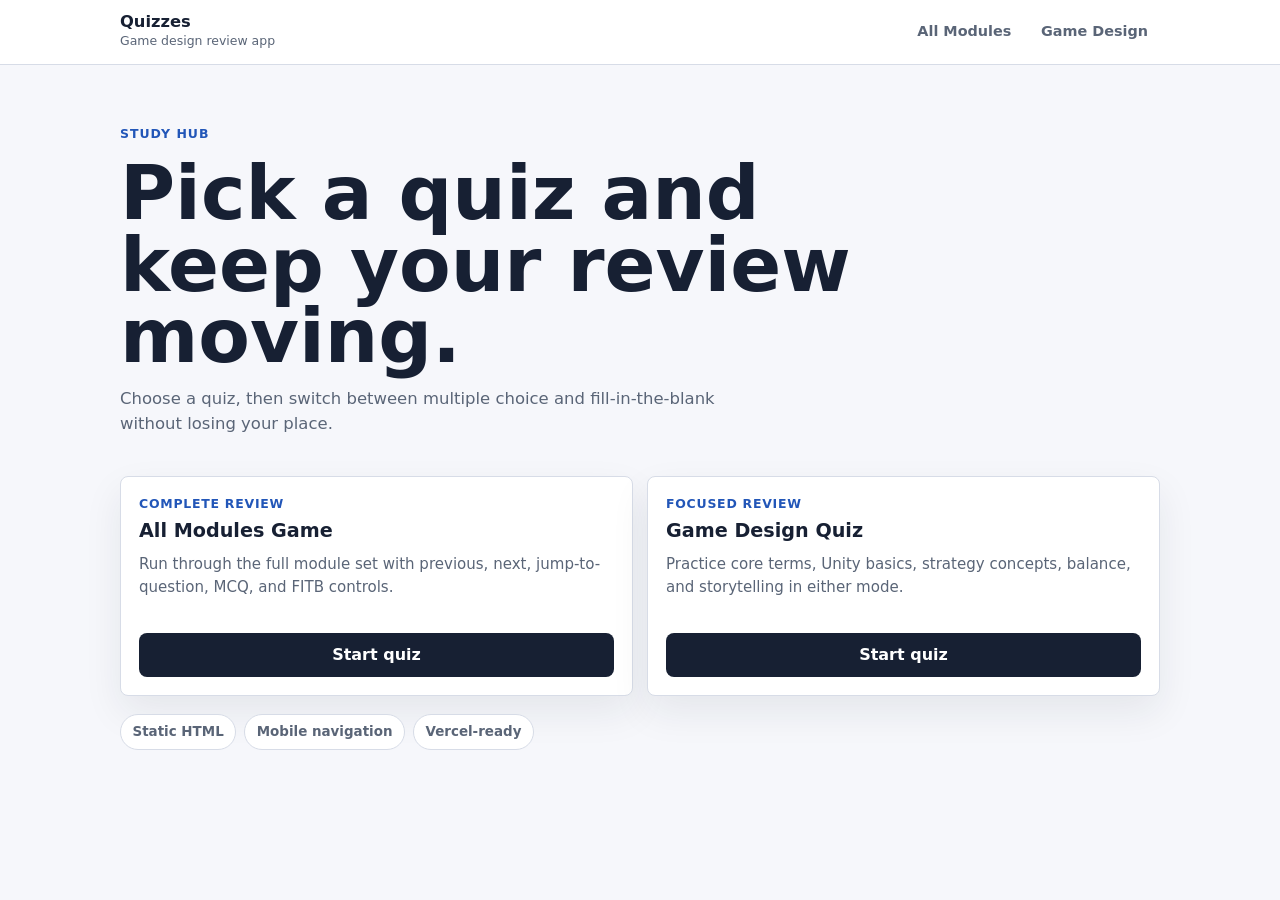
<file: index.html>
<!doctype html>
<html lang="en">
<head>
  <meta charset="utf-8">
  <meta name="viewport" content="width=device-width, initial-scale=1">
  <title>Quizzes</title>
  <link rel="stylesheet" href="app.css">
</head>
<body>
  <div class="app-shell">
    <header class="topbar">
      <div class="topbar-inner">
        <a class="brand" href="index.html" aria-label="Quizzes home">
          <strong>Quizzes</strong>
          <span>Game design review app</span>
        </a>
        <nav class="nav-links" aria-label="Main navigation">
          <a href="All%20Modules%20Game.html">All Modules</a>
          <a href="game_design_quiz_70.html">Game Design</a>
        </nav>
      </div>
    </header>

    <main class="page">
      <section class="hero">
        <div class="eyebrow">Study Hub</div>
        <h1>Pick a quiz and keep your review moving.</h1>
        <p>Choose a quiz, then switch between multiple choice and fill-in-the-blank without losing your place.</p>
      </section>

      <section class="quiz-grid" aria-label="Available quizzes">
        <a class="quiz-card" href="All%20Modules%20Game.html">
          <div>
            <div class="card-kicker">Complete Review</div>
            <h2>All Modules Game</h2>
            <p>Run through the full module set with previous, next, jump-to-question, MCQ, and FITB controls.</p>
          </div>
          <span class="card-action">Start quiz</span>
        </a>

        <a class="quiz-card" href="game_design_quiz_70.html">
          <div>
            <div class="card-kicker">Focused Review</div>
            <h2>Game Design Quiz</h2>
            <p>Practice core terms, Unity basics, strategy concepts, balance, and storytelling in either mode.</p>
          </div>
          <span class="card-action">Start quiz</span>
        </a>
      </section>

      <div class="meta-strip" aria-label="Deployment notes">
        <span class="meta-pill">Static HTML</span>
        <span class="meta-pill">Mobile navigation</span>
        <span class="meta-pill">Vercel-ready</span>
      </div>
    </main>

    <nav class="bottom-nav" aria-label="Mobile navigation">
      <a href="index.html">Home</a>
      <a href="All%20Modules%20Game.html">All</a>
      <a href="game_design_quiz_70.html">Design</a>
    </nav>
  </div>
</body>
</html>
</file>
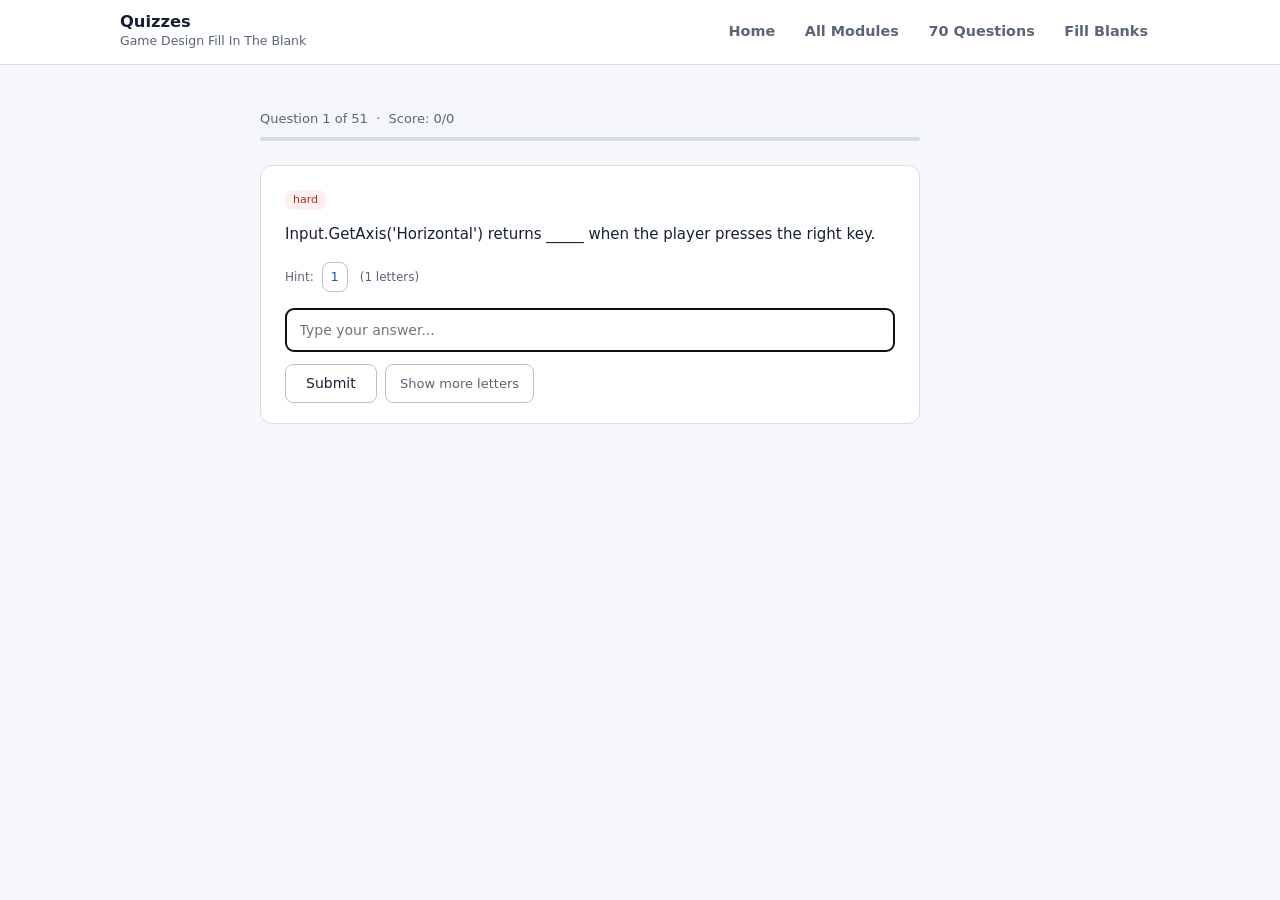
<file: game_design_fitb_quiz.html>
﻿<!doctype html>
<html lang="en">
<head>
  <meta charset="utf-8">
  <meta name="viewport" content="width=device-width, initial-scale=1">
  <title>Game Design Fill In The Blank | Quizzes</title>
  <link rel="stylesheet" href="app.css">
</head>
<body>
  <div class="app-shell">
    <header class="topbar">
      <div class="topbar-inner">
        <a class="brand" href="index.html" aria-label="Quizzes home">
          <strong>Quizzes</strong>
          <span>Game Design Fill In The Blank</span>
        </a>
        <nav class="nav-links" aria-label="Main navigation">
          <a href="index.html">Home</a>
          <a href="All%20Modules%20Game.html">All Modules</a>
          <a href="game_design_quiz_70.html">70 Questions</a>
          <a href="game_design_fitb_quiz.html">Fill Blanks</a>
        </nav>
      </div>
    </header>
    <main class="page quiz-page">

<style>
*{box-sizing:border-box;margin:0;padding:0}
#quiz{padding:1rem 0;max-width:660px}
.prog{font-size:13px;color:var(--text-secondary);margin-bottom:0.5rem}
.score-bar{height:4px;background:var(--border);border-radius:2px;margin-bottom:1.5rem}
.score-fill{height:4px;background:var(--border-accent);border-radius:2px;transition:width 0.4s}
.q-card{background:var(--surface-2);border:0.5px solid var(--border);border-radius:12px;padding:1.25rem 1.5rem;margin-bottom:1rem}
.diff{display:inline-block;font-size:11px;padding:2px 8px;border-radius:var(--radius);margin-bottom:0.75rem;font-weight:500}
.diff-easy{background:var(--bg-success);color:var(--text-success)}
.diff-medium{background:var(--bg-warning);color:var(--text-warning)}
.diff-hard{background:var(--bg-danger);color:var(--text-danger)}
.q-text{font-size:15px;color:var(--text-primary);line-height:1.6;margin-bottom:1rem}
.hint-row{display:flex;align-items:center;gap:8px;margin-bottom:1rem;flex-wrap:wrap}
.hint-label{font-size:12px;color:var(--text-secondary)}
.hint-letters{display:flex;gap:4px;flex-wrap:wrap}
.hint-box{display:inline-flex;align-items:center;justify-content:center;width:26px;height:30px;border:0.5px solid var(--border-strong);border-radius:var(--radius);font-size:13px;font-weight:500;color:var(--text-accent);background:var(--bg-accent)}
.hint-box.blank{color:var(--text-muted);background:var(--surface-1)}
.hint-box.space{border:none;background:transparent;width:10px}
.input-row{display:flex;gap:8px;align-items:center;margin-bottom:0.75rem}
.input-row input{flex:1;font-size:14px}
.btn-row{display:flex;gap:8px;flex-wrap:wrap;margin-top:0.5rem}
.btn{background:transparent;border:0.5px solid var(--border-strong);border-radius:var(--radius);padding:0.5rem 1.25rem;font-size:14px;color:var(--text-primary);cursor:pointer}
.btn:hover{background:var(--surface-1)}
.btn:disabled{opacity:0.4;cursor:default}
.btn-hint{font-size:13px;padding:0.4rem 0.9rem;color:var(--text-secondary)}
.feedback{margin-top:0.75rem;padding:0.75rem 1rem;border-radius:var(--radius);font-size:13px;line-height:1.6;display:none}
.feedback.show{display:block}
.feedback.ok{background:var(--bg-success);color:var(--text-success);border:0.5px solid var(--border-success)}
.feedback.bad{background:var(--bg-danger);color:var(--text-danger);border:0.5px solid var(--border-danger)}
.final{background:var(--surface-2);border:0.5px solid var(--border);border-radius:12px;padding:2rem;text-align:center}
.final h2{font-size:22px;font-weight:500;color:var(--text-primary);margin-bottom:0.5rem}
.final .big{font-size:42px;font-weight:500;color:var(--text-accent);margin:1rem 0}
.final p{font-size:14px;color:var(--text-secondary);margin-bottom:1.5rem}
.review-item{background:var(--surface-1);border:0.5px solid var(--border);border-radius:var(--radius);padding:0.75rem 1rem;text-align:left;margin:0.5rem 0}
.review-item .rq{font-size:13px;color:var(--text-secondary);margin-bottom:4px}
.review-item .ra{font-size:13px;color:var(--text-success);font-weight:500}
.review-title{font-size:14px;font-weight:500;color:var(--text-primary);margin:1rem 0 0.5rem;text-align:left}
</style>
<h2 class="sr-only">Game design fill-in-the-blank quiz with first letter hints</h2>
<div id="quiz"></div>
<script>
const Qs=[
{q:"An option so good it's never worth doing anything else is called a _____ strategy.",ans:"dominant",diff:"easy",exp:"A dominant strategy is one so good it makes all other options worthless."},
{q:"An option that is never worth using under any circumstances is called a _____ strategy.",ans:"dominated",diff:"easy",exp:"A dominated strategy is never worth using — the opposite of a dominant strategy."},
{q:"The player's sense of actually being in the game's world is called _____.",ans:"immersion",diff:"easy",exp:"Immersion is achieved through ambience, interface, and storytelling."},
{q:"Everything that contributes to the innate look and feel of a game — sound, vision, and touch — is called _____.",ans:"ambience",diff:"easy",exp:"Ambience broadly covers sound, vision, and touch as the contributing factors to a game's look and feel."},
{q:"The literary device that gives an advance hint of what is to come later in a story is called _____.",ans:"foreshadowing",diff:"easy",exp:"Foreshadowing often appears at the beginning of a story or chapter to prepare the reader for upcoming events."},
{q:"The type of game balance that makes a multiplayer game fair so each player gets no advantage other than skill is called _____ balance.",ans:"player/player",diff:"easy",exp:"Player/player balance ensures the game is fair — luck may exist but must apply evenly to all players."},
{q:"The type of game balance that ensures the player's learning curve is matched by rewards is called _____ balance.",ans:"player/gameplay",diff:"easy",exp:"Player/gameplay balance is about making sure the player is rewarded enough to stay engaged as they learn."},
{q:"The type of game balance that ensures features within the game are balanced against each other is called _____ balance.",ans:"gameplay/gameplay",diff:"easy",exp:"Gameplay/gameplay balance means powerful features must be offset by compensating factors."},
{q:"According to the source, _____ is what computers do best and is called the heart and soul of entertainment software.",ans:"interactivity",diff:"easy",exp:"Interactivity is described as more important than gameplay and as the heart and soul of entertainment software."},
{q:"Sid Meier said a game is a series of interesting _____.",ans:"choices",diff:"easy",exp:"The source cites this definition when explaining what makes gameplay worthwhile and non-trivial."},
{q:"The hidden costs — time, effort, attention, and resources — needed to reach a game choice are called _____ costs.",ans:"shadow",diff:"medium",exp:"Shadow costs represent everything you had to go through before reaching the current choice, beyond just the immediate price."},
{q:"Types of expenditure that indirectly work toward your goal in a game are called _____ investments.",ans:"supporting",diff:"medium",exp:"Supporting investments operate at one or two removes from the goal, unlike direct purchases like hiring a mercenary."},
{q:"The interactions between different elements of a player's strategic arsenal are called _____.",ans:"synergies",diff:"medium",exp:"Synergies take four forms and ideally all four should be in play at once to make decisions of timing more critical."},
{q:"Advantages or disadvantages in a game that can be destroyed, stolen, or that have a limited time or number of uses are called _____.",ans:"impermanence",diff:"medium",exp:"Impermanence gives the designer a way to confront the player with difficult choices by making advantages temporary."},
{q:"An option that is only useful in very narrow circumstances is called a near-_____ option.",ans:"dominated",diff:"medium",exp:"A near-dominated option is only useful against very specific conditions — like a stun gun only effective against one enemy type."},
{q:"A design principle where each player has functionally the same choices available is called _____.",ans:"symmetry",diff:"medium",exp:"Symmetry in design ensures fairness by giving all players functionally the same options, even if they look different."},
{q:"Adding a personal reason so the player or audience cares about the story's events is a technique called _____.",ans:"personalization",diff:"medium",exp:"Personalization makes abstract goals feel meaningful. The source contrasts saving the world abstractly with finding a lost niece."},
{q:"A sudden event that pivots the story in a new and surprising direction is called a _____ point.",ans:"plot",diff:"medium",exp:"Plot points confound expectations and change the direction of the story. Gandalf's death in Lord of the Rings is given as an example."},
{q:"The back-of-mind feeling a player has that 'it isn't true,' which must be overcome for good storytelling, is called _____.",ans:"resistance",diff:"medium",exp:"Resistance is the skepticism the audience feels. The source uses Bruce Willis snarling 'I'm retired' as an example of resistance to overcome."},
{q:"The Unity method that finds and returns the component of a specified type attached to the same GameObject is called _____.",ans:"GetComponent",diff:"medium",exp:"GetComponent<Rigidbody>() finds the Rigidbody on the same GameObject and stores it in rb."},
{q:"The Unity method called at fixed time intervals, appropriate for physics operations, is called _____.",ans:"FixedUpdate",diff:"medium",exp:"FixedUpdate() runs at fixed intervals and is the correct place to apply physics forces like AddForce()."},
{q:"The Unity method called automatically once before the first frame update is called _____.",ans:"Start",diff:"medium",exp:"Start() runs once when the GameObject becomes active, before the first frame update."},
{q:"The Unity function that applies a movement vector as a physical force to a Rigidbody is called _____.",ans:"AddForce",diff:"medium",exp:"AddForce() causes the object to accelerate rather than instantly move, affected by mass, drag, and friction."},
{q:"In the Unity movement script, the _____ axis is set to 0.0f to prevent vertical movement.",ans:"Y",diff:"medium",exp:"Setting Y to 0.0f keeps the object on the flat XZ plane, preventing it from moving up or down."},
{q:"The Unity namespace that imports the main programming library including MonoBehaviour and Rigidbody is called _____.",ans:"UnityEngine",diff:"medium",exp:"UnityEngine is required for core Unity classes like MonoBehaviour, Rigidbody, Vector3, and Input."},
{q:"The creative strategy described as a lifelong process for building overall creative strength is _____.",ans:"reading",diff:"medium",exp:"Reading is described as the best strategy for stuffing your head full of concepts and associations that enable creativity."},
{q:"The creative strategy described as an exercise in tightening up the web of associations in your mind is _____.",ans:"wondering",diff:"medium",exp:"Wondering helps connect previously unconnected ideas. The source uses figuring out why the sky is blue as an example."},
{q:"A combat relationship where no single unit type always wins — similar to Paper-Scissors-Stone — is called an _____ relationship.",ans:"intransitive",diff:"medium",exp:"An intransitive relationship means A beats B, B beats C, but C can beat A — preventing a single dominant strategy."},
{q:"The game described in the source as 'more of a toy than a game' by its own creator is _____.",ans:"SimCity",diff:"medium",exp:"SimCity's creator described it as more of a toy than a game because it has no firm goals."},
{q:"The game cited as an example of an experience more like reading a slightly interactive novel than playing a game is _____ Gate.",ans:"Baldur's",diff:"medium",exp:"Baldur's Gate is described as having lots of story but little real gameplay, where player choices rarely change the outcome."},
{q:"The hidden costs of a game choice — everything you had to build or do before you could access it — are called _____ costs.",ans:"shadow",diff:"hard",exp:"In Warrior Kings, hiring a mercenary requires building shops, townsmen, and a tavern first. All of that is the shadow cost."},
{q:"Factors that offset a powerful game option — such as making it slow, weak, or expensive — are called _____ factors.",ans:"compensating",diff:"hard",exp:"Compensating factors ensure any game choice has both an upside and a downside, keeping gameplay balanced."},
{q:"The term for the tendency to add unnecessary features to a game, which can damage the elegance of gameplay, is _____ plating.",ans:"gold",diff:"hard",exp:"Gold plating results from someone deciding features would be cool without considering whether they improve the game."},
{q:"Choices that affect the course of the game over the medium or long term and impact future tactical options are called _____ choices.",ans:"strategic",diff:"hard",exp:"Strategic choices differ from tactical ones — they have knock-on effects on future options rather than applying only right now."},
{q:"The three types of plot point identified by Aristotle are the reversal, the discovery, and the _____.",ans:"calamity",diff:"hard",exp:"Aristotle identified reversal, discovery, and calamity as the three kinds of plot point that pivot a story in a new direction."},
{q:"The primary goal of entertainment, according to the source, is to make the audience _____.",ans:"care",diff:"hard",exp:"The source states the goal of entertainment is to make the audience care, and interactivity is the most powerful tool for achieving this."},
{q:"An option that is never the best or worst but works in many situations is called the _____ option.",ans:"versatile",diff:"hard",exp:"The versatile or jack-of-all-trades option is moderately effective in many situations, making it valuable in unpredictable environments."},
{q:"The balance level that establishes the value of each game choice is called _____ balance.",ans:"component",diff:"hard",exp:"Component balance ensures no choice is simply reducible to a superior value over others — or that other factors even it out."},
{q:"The balance level that involves how choices interact with each other, not just their relative values, is called _____ balance.",ans:"attribute",diff:"hard",exp:"Attribute balance covers the way choices interact with each other, as opposed to component balance which covers their individual values."},
{q:"A combat relationship where one unit is simply the best, then the second, then the third is called a _____ relationship.",ans:"transitive",diff:"hard",exp:"A transitive relationship leads to trivial gameplay because one unit is always the dominant choice, removing interesting decisions."},
{q:"The game that infers which character the hero is attracted to based on how much time the player spends with them is _____ Runner.",ans:"Blade",diff:"hard",exp:"The Blade Runner game is cited as an example of second-guessing the player's preferences subtly through behavior tracking."},
{q:"The game cited for using a context-sensitive right-click to interpret commands as 'attack' or 'move' depending on what is clicked is _____ of Empires.",ans:"Age",diff:"hard",exp:"Age of Empires used right-click context sensitivity so the command changes based on whether you click on an enemy or empty space."},
{q:"The game cited as an example of effective 'hide in plain view' interface design using custom interfaces per species is _____.",ans:"StarCraft",diff:"hard",exp:"StarCraft made unit status boxes and command icons a design virtue by giving each species a custom interface that adds flavor."},
{q:"The game cited as an example that helped you create a story rather than just telling you one is _____ Life.",ans:"Half",diff:"hard",exp:"Half-Life is described as the philosopher's stone of storytelling in games — it helped the player create the story."},
{q:"The Unity namespace that imports generic collection types like List and Dictionary but is unused in the movement script is System.Collections._____.",ans:"Generic",diff:"hard",exp:"System.Collections.Generic imports List<T> and Dictionary<TKey, TValue> but the source notes it is unused in this script."},
{q:"If a GameObject does not have a Rigidbody, the rb variable will be _____ and AddForce() will produce an error.",ans:"null",diff:"hard",exp:"The source states that if no Rigidbody is attached, rb will be null and the movement code will throw an error."},
{q:"Input.GetAxis('Horizontal') returns _____ when the player presses the right key.",ans:"1",diff:"hard",exp:"The source states Input.GetAxis returns -1 for left, 0 for no input, and 1 for right."},
{q:"The source says that to protect your idea, you should send it to yourself in an envelope and _____ open it.",ans:"not",diff:"hard",exp:"The source advises locking the unopened envelope away as a form of proof of the idea's origin date."},
{q:"The source says creativity is a _____ business, not achieved by random daydreaming.",ans:"serious",diff:"hard",exp:"The source explicitly states that creativity is a serious business and that high levels of creativity are not attained by random daydreaming."},
{q:"The source describes game design as creating a system that spawns _____ problems, not just specific ones.",ans:"generic",diff:"hard",exp:"The source distinguishes puzzles (specific problems) from gameplay (a system that spawns generic problems). Game design is about the latter."},
{q:"According to the source, a well-designed game cannot be won without a _____.",ans:"strategy",diff:"hard",exp:"The source states that strategy manifests as a series of interesting choices, and a well-designed game cannot be won without one."},
];

let current=0,score=0,answered=false,wrong=[],hintUsed=false;
function shuffle(a){for(let i=a.length-1;i>0;i--){const j=Math.floor(Math.random()*(i+1));[a[i],a[j]]=[a[j],a[i]]}return a}
const order=shuffle([...Array(Qs.length).keys()]);

function buildHintBoxes(ans,revealed){
  return ans.split('').map((ch,i)=>{
    if(ch===' ') return '<span class="hint-box space"></span>';
    if(i===0||revealed) return `<span class="hint-box">${ch.toUpperCase()}</span>`;
    return '<span class="hint-box blank">_</span>';
  }).join('');
}

function render(){
  const el=document.getElementById('quiz');
  if(current>=Qs.length){showFinal(el);return;}
  const idx=order[current];const q=Qs[idx];
  const pct=current===0?0:Math.round((score/current)*100);
  hintUsed=false;
  el.innerHTML=`
<div class="prog">Question ${current+1} of ${Qs.length} &nbsp;·&nbsp; Score: ${score}/${current}</div>
<div class="score-bar"><div class="score-fill" style="width:${pct}%"></div></div>
<div class="q-card">
  <span class="diff diff-${q.diff}">${q.diff}</span>
  <div class="q-text">${q.q}</div>
  <div class="hint-row">
    <span class="hint-label">Hint:</span>
    <div class="hint-letters" id="hint-boxes">${buildHintBoxes(q.ans,false)}</div>
    <span class="hint-label" style="margin-left:4px">(${q.ans.length} letters)</span>
  </div>
  <div class="input-row">
    <input type="text" id="ans-input" placeholder="Type your answer..." autocomplete="off" onkeydown="if(event.key==='Enter')checkAns()">
  </div>
  <div class="btn-row">
    <button class="btn" onclick="checkAns()" id="submit-btn">Submit</button>
    <button class="btn btn-hint" onclick="showHint()" id="hint-btn">Show more letters</button>
  </div>
  <div class="feedback" id="fb"></div>
  <button class="btn" id="next-btn" onclick="next()" style="display:none;margin-top:0.75rem">${current===Qs.length-1?'See results →':'Next question →'}</button>
</div>`;
  document.getElementById('ans-input').focus();
  answered=false;
}

function showHint(){
  if(answered)return;
  const idx=order[current];const q=Qs[idx];
  hintUsed=true;
  document.getElementById('hint-boxes').innerHTML=buildHintBoxes(q.ans,true);
  document.getElementById('hint-btn').disabled=true;
}

function checkAns(){
  if(answered)return;
  const idx=order[current];const q=Qs[idx];
  const input=document.getElementById('ans-input');
  const val=input.value.trim().toLowerCase();
  const correct=q.ans.toLowerCase();
  answered=true;
  input.disabled=true;
  document.getElementById('submit-btn').disabled=true;
  document.getElementById('hint-btn').disabled=true;
  const fb=document.getElementById('fb');
  const nb=document.getElementById('next-btn');
  document.getElementById('hint-boxes').innerHTML=buildHintBoxes(q.ans,true);
  if(val===correct){
    fb.className='feedback show ok';
    fb.innerHTML='<strong>Correct!</strong> '+q.exp;
    if(!hintUsed) score++;
    else{fb.innerHTML='<strong>Correct!</strong> (hint used — no point) '+q.exp;}
  } else {
    fb.className='feedback show bad';
    fb.innerHTML='<strong>Incorrect.</strong> The answer is <strong>'+q.ans+'</strong>. '+q.exp;
    wrong.push({q:q.q,a:q.ans});
  }
  nb.style.display='inline-block';
}

function next(){current++;render();}

function showFinal(el){
  const pct=Math.round((score/Qs.length)*100);
  let msg=pct>=90?'Excellent work!':pct>=70?'Good job!':pct>=50?'Keep reviewing!':'More study needed.';
  let reviewHTML='';
  if(wrong.length>0){
    reviewHTML=`<div class="review-title">Questions to review (${wrong.length})</div>`+
    wrong.map(w=>`<div class="review-item"><div class="rq">${w.q}</div><div class="ra">Answer: ${w.a}</div></div>`).join('');
  } else {
    reviewHTML='<p style="color:var(--text-success);font-size:14px;margin-top:0.5rem">No wrong answers!</p>';
  }
  el.innerHTML=`<div class="final">
    <h2>${msg}</h2>
    <div class="big">${score}/${Qs.length}</div>
    <p>${pct}% correct (hint usage forfeits points)</p>
    ${reviewHTML}
    <button class="btn" style="margin-top:1.5rem" onclick="restart()">Restart quiz</button>
  </div>`;
}

function restart(){current=0;score=0;wrong=[];shuffle(order);render();}
render();
</script>

    </main>
    <nav class="bottom-nav" aria-label="Mobile navigation">
      <a href="index.html">Home</a>
      <a href="All%20Modules%20Game.html">All</a>
      <a href="game_design_quiz_70.html">MCQ</a>
      <a href="game_design_fitb_quiz.html">FITB</a>
    </nav>
  </div>
</body>
</html>
</file>
<file: app.css>
:root {
  color-scheme: light;
  --bg: #f6f7fb;
  --surface-0: #ffffff;
  --surface-1: #f0f3f8;
  --surface-2: #ffffff;
  --text-primary: #172033;
  --text-secondary: #5a6577;
  --text-muted: #7b8596;
  --text-accent: #2256b8;
  --fill-accent: #2256b8;
  --border: #d7dce7;
  --border-strong: #b8c1d3;
  --border-accent: #2256b8;
  --bg-success: #e9f8ef;
  --text-success: #126c3d;
  --border-success: #89d1a8;
  --bg-danger: #fff0ef;
  --text-danger: #aa2e24;
  --border-danger: #efaaa5;
  --bg-warning: #fff7df;
  --text-warning: #85630f;
  --radius: 8px;
}

* {
  box-sizing: border-box;
}

html {
  scroll-behavior: smooth;
}

body {
  margin: 0;
  min-height: 100vh;
  background: var(--bg);
  color: var(--text-primary);
  font-family: Inter, ui-sans-serif, system-ui, -apple-system, BlinkMacSystemFont, "Segoe UI", sans-serif;
  line-height: 1.5;
}

a {
  color: inherit;
  text-decoration: none;
}

button,
input {
  font: inherit;
}

input {
  min-height: 44px;
  width: 100%;
  border: 1px solid var(--border-strong);
  border-radius: var(--radius);
  background: var(--surface-0);
  color: var(--text-primary);
  padding: 0.65rem 0.85rem;
}

.app-shell {
  min-height: 100vh;
  padding-bottom: 84px;
}

.topbar {
  position: sticky;
  top: 0;
  z-index: 20;
  border-bottom: 1px solid var(--border);
  background: rgba(255, 255, 255, 0.94);
  backdrop-filter: blur(14px);
}

.topbar-inner {
  display: flex;
  align-items: center;
  justify-content: space-between;
  gap: 1rem;
  width: min(1040px, calc(100% - 32px));
  margin: 0 auto;
  min-height: 64px;
}

.brand {
  display: inline-flex;
  flex-direction: column;
  gap: 0.05rem;
  min-width: 0;
}

.brand strong {
  font-size: 1.02rem;
  line-height: 1.1;
}

.brand span {
  color: var(--text-secondary);
  font-size: 0.78rem;
}

.nav-links {
  display: flex;
  align-items: center;
  gap: 0.35rem;
}

.nav-links a,
.home-link {
  min-height: 40px;
  display: inline-flex;
  align-items: center;
  justify-content: center;
  border-radius: var(--radius);
  color: var(--text-secondary);
  padding: 0.45rem 0.75rem;
  font-size: 0.9rem;
  font-weight: 600;
}

.nav-links a:hover,
.home-link:hover {
  background: var(--surface-1);
  color: var(--text-primary);
}

.page {
  width: min(1040px, calc(100% - 32px));
  margin: 0 auto;
  padding: 28px 0 40px;
}

.quiz-page {
  width: min(760px, calc(100% - 32px));
}

.hero {
  display: grid;
  gap: 0.9rem;
  padding: 32px 0 22px;
}

.eyebrow {
  color: var(--text-accent);
  font-size: 0.78rem;
  font-weight: 800;
  letter-spacing: 0.08em;
  text-transform: uppercase;
}

h1 {
  max-width: 740px;
  margin: 0;
  font-size: clamp(2rem, 8vw, 4.7rem);
  line-height: 0.95;
  letter-spacing: 0;
}

.hero p {
  max-width: 660px;
  margin: 0;
  color: var(--text-secondary);
  font-size: 1.03rem;
}

.quiz-grid {
  display: grid;
  grid-template-columns: repeat(2, minmax(0, 1fr));
  gap: 14px;
  margin-top: 18px;
}

.quiz-card {
  display: flex;
  min-height: 220px;
  flex-direction: column;
  justify-content: space-between;
  gap: 1rem;
  border: 1px solid var(--border);
  border-radius: var(--radius);
  background: var(--surface-2);
  padding: 18px;
  box-shadow: 0 16px 38px rgba(23, 32, 51, 0.08);
  transition: transform 0.18s ease, border-color 0.18s ease, box-shadow 0.18s ease;
}

.quiz-card:hover {
  transform: translateY(-2px);
  border-color: var(--border-accent);
  box-shadow: 0 18px 42px rgba(23, 32, 51, 0.12);
}

.card-kicker {
  color: var(--text-accent);
  font-size: 0.78rem;
  font-weight: 800;
  letter-spacing: 0.06em;
  text-transform: uppercase;
}

.quiz-card h2 {
  margin: 0.35rem 0 0;
  font-size: 1.2rem;
  line-height: 1.18;
}

.quiz-card p {
  margin: 0.7rem 0 0;
  color: var(--text-secondary);
  font-size: 0.94rem;
}

.card-action {
  display: inline-flex;
  align-items: center;
  justify-content: center;
  min-height: 44px;
  border-radius: var(--radius);
  background: var(--text-primary);
  color: #ffffff;
  font-weight: 800;
}

.meta-strip {
  display: flex;
  flex-wrap: wrap;
  gap: 8px;
  margin-top: 18px;
}

.meta-pill {
  border: 1px solid var(--border);
  border-radius: 999px;
  background: var(--surface-0);
  color: var(--text-secondary);
  padding: 0.42rem 0.72rem;
  font-size: 0.84rem;
  font-weight: 700;
}

.sr-only {
  position: absolute;
  width: 1px;
  height: 1px;
  padding: 0;
  margin: -1px;
  overflow: hidden;
  clip: rect(0, 0, 0, 0);
  white-space: nowrap;
  border: 0;
}

.bottom-nav {
  position: fixed;
  right: 12px;
  bottom: 12px;
  left: 12px;
  z-index: 25;
  display: none;
  grid-template-columns: repeat(3, 1fr);
  gap: 6px;
  border: 1px solid var(--border);
  border-radius: 12px;
  background: rgba(255, 255, 255, 0.94);
  padding: 6px;
  box-shadow: 0 20px 50px rgba(23, 32, 51, 0.18);
  backdrop-filter: blur(14px);
}

.bottom-nav a {
  min-height: 48px;
  display: inline-flex;
  align-items: center;
  justify-content: center;
  border-radius: var(--radius);
  color: var(--text-secondary);
  font-size: 0.78rem;
  font-weight: 800;
  text-align: center;
}

.quiz-tools {
  display: grid;
  grid-template-columns: minmax(0, 1fr) auto;
  align-items: start;
  gap: 12px;
  margin-bottom: 12px;
}

.mode-toggle {
  display: inline-grid;
  grid-template-columns: repeat(2, minmax(64px, 1fr));
  gap: 4px;
  border: 1px solid var(--border);
  border-radius: var(--radius);
  background: var(--surface-0);
  padding: 4px;
}

.mode-toggle button {
  min-height: 38px;
  border: 0;
  border-radius: 6px;
  background: transparent;
  color: var(--text-secondary);
  cursor: pointer;
  font-weight: 800;
}

.mode-toggle button.active {
  background: var(--text-primary);
  color: #ffffff;
}

.question-jump {
  display: grid;
  grid-auto-flow: column;
  grid-auto-columns: 44px;
  gap: 7px;
  overflow-x: auto;
  overscroll-behavior-x: contain;
  scrollbar-width: thin;
  padding: 4px 0 12px;
  margin-bottom: 4px;
}

.question-jump button {
  width: 44px;
  height: 44px;
  border: 1px solid var(--border);
  border-radius: var(--radius);
  background: var(--surface-0);
  color: var(--text-secondary);
  cursor: pointer;
  font-weight: 800;
}

.question-jump button.active {
  border-color: var(--border-accent);
  background: var(--text-primary);
  color: #ffffff;
}

.question-jump button.done:not(.active) {
  border-color: var(--border-success);
  background: var(--bg-success);
  color: var(--text-success);
}

.choices {
  display: flex;
  flex-direction: column;
  gap: 8px;
}

.nav-row {
  display: grid;
  grid-template-columns: repeat(2, minmax(0, 1fr));
  gap: 8px;
  margin-top: 14px;
}

.nav-btn {
  min-height: 44px;
  width: 100%;
}

.bottom-nav a:hover {
  background: var(--surface-1);
  color: var(--text-primary);
}

@media (max-width: 820px) {
  .topbar-inner,
  .page,
  .quiz-page {
    width: min(100% - 24px, 680px);
  }

  .topbar .nav-links {
    display: none;
  }

  .bottom-nav {
    display: grid;
  }

  .quiz-grid {
    grid-template-columns: 1fr;
  }

  .quiz-tools {
    grid-template-columns: 1fr;
  }

  .mode-toggle {
    width: 100%;
  }

  .quiz-card {
    min-height: 180px;
  }
}

@media (max-width: 520px) {
  .page {
    padding-top: 18px;
  }

  .hero {
    padding-top: 20px;
  }

  .quiz-card {
    padding: 16px;
  }

  .q-card,
  .final {
    padding: 1rem !important;
  }

  .input-row {
    flex-direction: column;
    align-items: stretch !important;
  }

  .bottom-nav {
    right: max(12px, env(safe-area-inset-right));
    bottom: max(12px, env(safe-area-inset-bottom));
    left: max(12px, env(safe-area-inset-left));
  }
}
</file>
